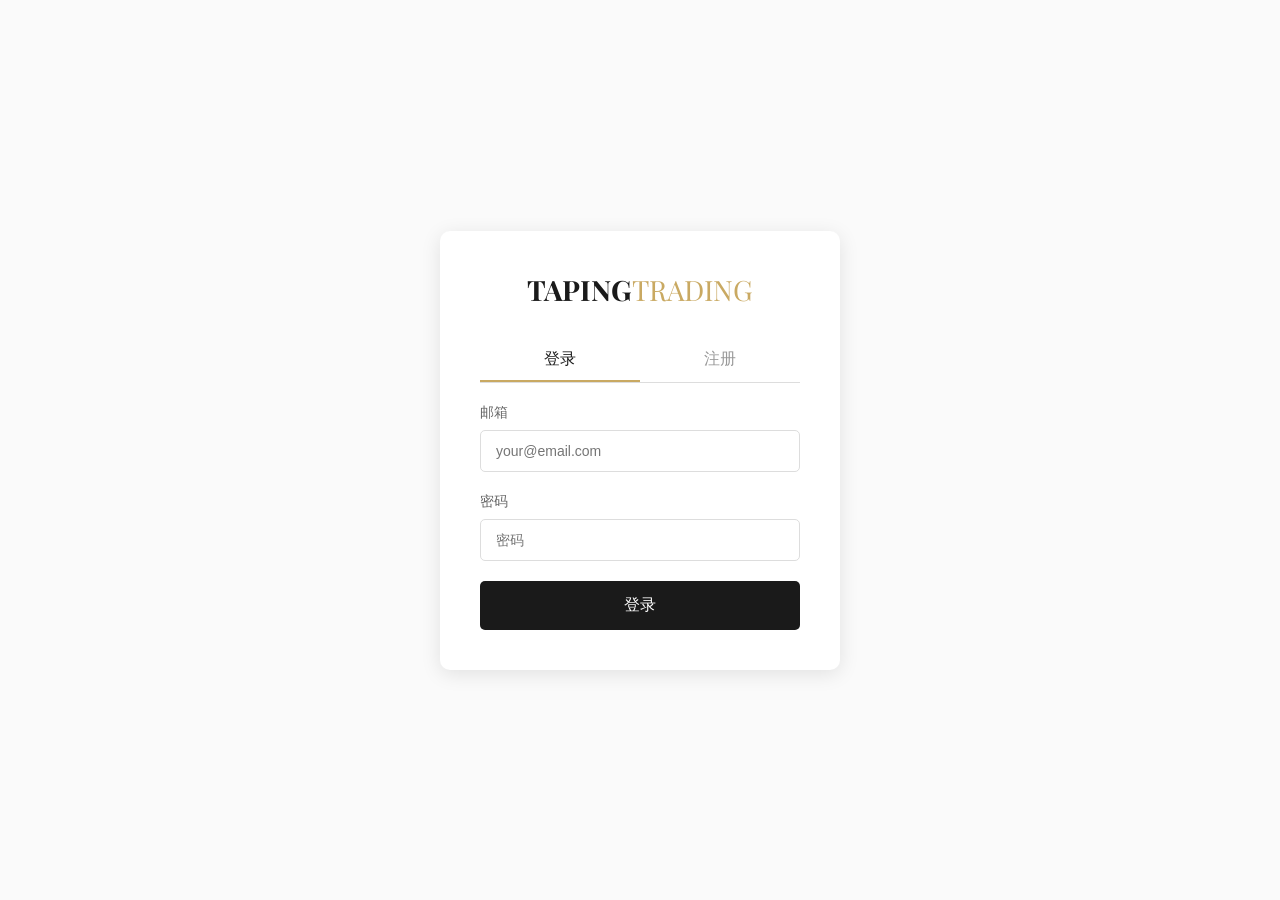
<file: login.html>
<!DOCTYPE html>
<html lang="zh">
<head>
  <meta charset="UTF-8">
  <meta name="viewport" content="width=device-width, initial-scale=1.0">
  <title>登录 - TapingTrading</title>
  <link href="https://fonts.googleapis.com/css2?family=Playfair+Display:wght@400;600&family=Lato:wght@300;400;700&display=swap" rel="stylesheet">
  <style>
    * { margin: 0; padding: 0; box-sizing: border-box; }
    body { font-family: 'Lato', sans-serif; background: #FAFAFA; min-height: 100vh; display: flex; align-items: center; justify-content: center; }
    
    .login-container { background: white; padding: 40px; border-radius: 10px; box-shadow: 0 4px 20px rgba(0,0,0,0.1); width: 100%; max-width: 400px; }
    .login-logo { text-align: center; margin-bottom: 30px; font-family: 'Playfair Display', serif; }
    .login-logo span:first-child { font-size: 28px; font-weight: 700; color: #1A1A1A; }
    .login-logo span:last-child { font-size: 28px; color: #C9A962; }
    
    .form-group { margin-bottom: 20px; }
    .form-group label { display: block; margin-bottom: 8px; color: #666; font-size: 14px; }
    .form-group input { width: 100%; padding: 12px 15px; border: 1px solid #ddd; border-radius: 5px; font-size: 14px; transition: border-color 0.3s; }
    .form-group input:focus { outline: none; border-color: #C9A962; }
    
    .btn { width: 100%; padding: 14px; background: #1A1A1A; color: white; border: none; border-radius: 5px; cursor: pointer; font-size: 16px; transition: background 0.3s; }
    .btn:hover { background: #333; }
    .btn.secondary { background: transparent; color: #1A1A1A; border: 1px solid #1A1A1A; margin-top: 10px; }
    .btn.secondary:hover { background: #f5f5f5; }
    
    .error { color: #e74c3c; font-size: 13px; margin-top: 10px; display: none; }
    .success { color: #27ae60; font-size: 13px; margin-top: 10px; display: none; }
    
    .tabs { display: flex; margin-bottom: 20px; border-bottom: 1px solid #ddd; }
    .tab { flex: 1; padding: 10px; text-align: center; cursor: pointer; color: #999; border-bottom: 2px solid transparent; }
    .tab.active { color: #1A1A1A; border-bottom-color: #C9A962; }
    
    .hidden { display: none; }
    .user-info { text-align: center; margin-bottom: 20px; padding: 15px; background: #f9f9f9; border-radius: 5px; }
    .user-info .email { color: #1A1A1A; font-weight: 600; }
    .user-info .role { color: #C9A962; font-size: 12px; margin-top: 5px; }
  </style>
</head>
<body>
  <div class="login-container">
    <div class="login-logo">
      <span>TAPING</span><span>TRADING</span>
    </div>
    
    <!-- 登录表单 -->
    <div id="login-form">
      <div class="tabs">
        <div class="tab active" onclick="showTab('login')">登录</div>
        <div class="tab" onclick="showTab('register')">注册</div>
      </div>
      
      <!-- 登录 -->
      <div id="tab-login">
        <div class="form-group">
          <label>邮箱</label>
          <input type="email" id="login-email" placeholder="your@email.com">
        </div>
        <div class="form-group">
          <label>密码</label>
          <input type="password" id="login-password" placeholder="密码">
        </div>
        <button class="btn" onclick="doLogin()">登录</button>
        <p class="error" id="login-error"></p>
      </div>
      
      <!-- 注册 -->
      <div id="tab-register" class="hidden">
        <div class="form-group">
          <label>名字</label>
          <input type="text" id="reg-name" placeholder="您的名字">
        </div>
        <div class="form-group">
          <label>邮箱</label>
          <input type="email" id="reg-email" placeholder="your@email.com">
        </div>
        <div class="form-group">
          <label>密码</label>
          <input type="password" id="reg-password" placeholder="密码 (至少6位)">
        </div>
        <button class="btn" onclick="doRegister()">注册</button>
        <p class="success" id="reg-success"></p>
        <p class="error" id="reg-error"></p>
      </div>
    </div>
    
    <!-- 登录后显示 -->
    <div id="user-panel" class="hidden">
      <div class="user-info">
        <div class="email" id="user-email"></div>
        <div class="role" id="user-role"></div>
      </div>
      <button class="btn" onclick="doLogout()">退出登录</button>
    </div>
  </div>

  <script type="module" src="firebase-integration.js"></script>
  <script>
    let currentUser = null;
    let userRole = 'customer';

    function showTab(tab) {
      document.querySelectorAll('.tab').forEach(t => t.classList.remove('active'));
      if (tab === 'login') {
        document.querySelector('.tab:first-child').classList.add('active');
        document.getElementById('tab-login').classList.remove('hidden');
        document.getElementById('tab-register').classList.add('hidden');
      } else {
        document.querySelector('.tab:last-child').classList.add('active');
        document.getElementById('tab-login').classList.add('hidden');
        document.getElementById('tab-register').classList.remove('hidden');
      }
    }

    async function doLogin() {
      const email = document.getElementById('login-email').value;
      const password = document.getElementById('login-password').value;
      const errorEl = document.getElementById('login-error');
      
      if (!email || !password) {
        errorEl.textContent = '请填写邮箱和密码';
        errorEl.style.display = 'block';
        return;
      }
      
      const result = await window.login(email, password);
      if (result.success) {
        currentUser = result.user;
        document.getElementById('login-error').style.display = 'none';
        checkLoginStatus();
      } else {
        errorEl.textContent = result.error;
        errorEl.style.display = 'block';
      }
    }

    async function doRegister() {
      const name = document.getElementById('reg-name').value;
      const email = document.getElementById('reg-email').value;
      const password = document.getElementById('reg-password').value;
      const errorEl = document.getElementById('reg-error');
      const successEl = document.getElementById('reg-success');
      
      if (!name || !email || !password) {
        errorEl.textContent = '请填写所有信息';
        errorEl.style.display = 'block';
        return;
      }
      
      if (password.length < 6) {
        errorEl.textContent = '密码至少6位';
        errorEl.style.display = 'block';
        return;
      }
      
      const result = await window.register(email, password, name);
      if (result.success) {
        successEl.textContent = '注册成功，请登录！';
        successEl.style.display = 'block';
        setTimeout(() => showTab('login'), 1500);
      } else {
        errorEl.textContent = result.error;
        errorEl.style.display = 'block';
      }
    }

    async function doLogout() {
      await window.logout();
      currentUser = null;
      userRole = 'customer';
      document.getElementById('login-form').classList.remove('hidden');
      document.getElementById('user-panel').classList.add('hidden');
    }

    // 检查登录状态（需要根据你的Firebase配置实现）
    function checkLoginStatus() {
      // 这里应该调用 Firebase 检查用户状态
      // 简化版���：
      if (currentUser) {
        document.getElementById('login-form').classList.add('hidden');
        document.getElementById('user-panel').classList.remove('hidden');
        document.getElementById('user-email').textContent = currentUser.email || document.getElementById('login-email').value;
        
        // 检查是否是管理员（邮箱判断）
        const email = (currentUser.email || document.getElementById('login-email').value).toLowerCase();
        if (email === 'admin@tapingtrading.com' || email === 'admin@tapingtrading.com') {
          userRole = 'admin';
          document.getElementById('user-role').textContent = '👑 管理员';
        } else {
          userRole = 'customer';
          document.getElementById('user-role').textContent = '👤 客户';
        }
      }
    }
  </script>
</body>
</html>
</file>
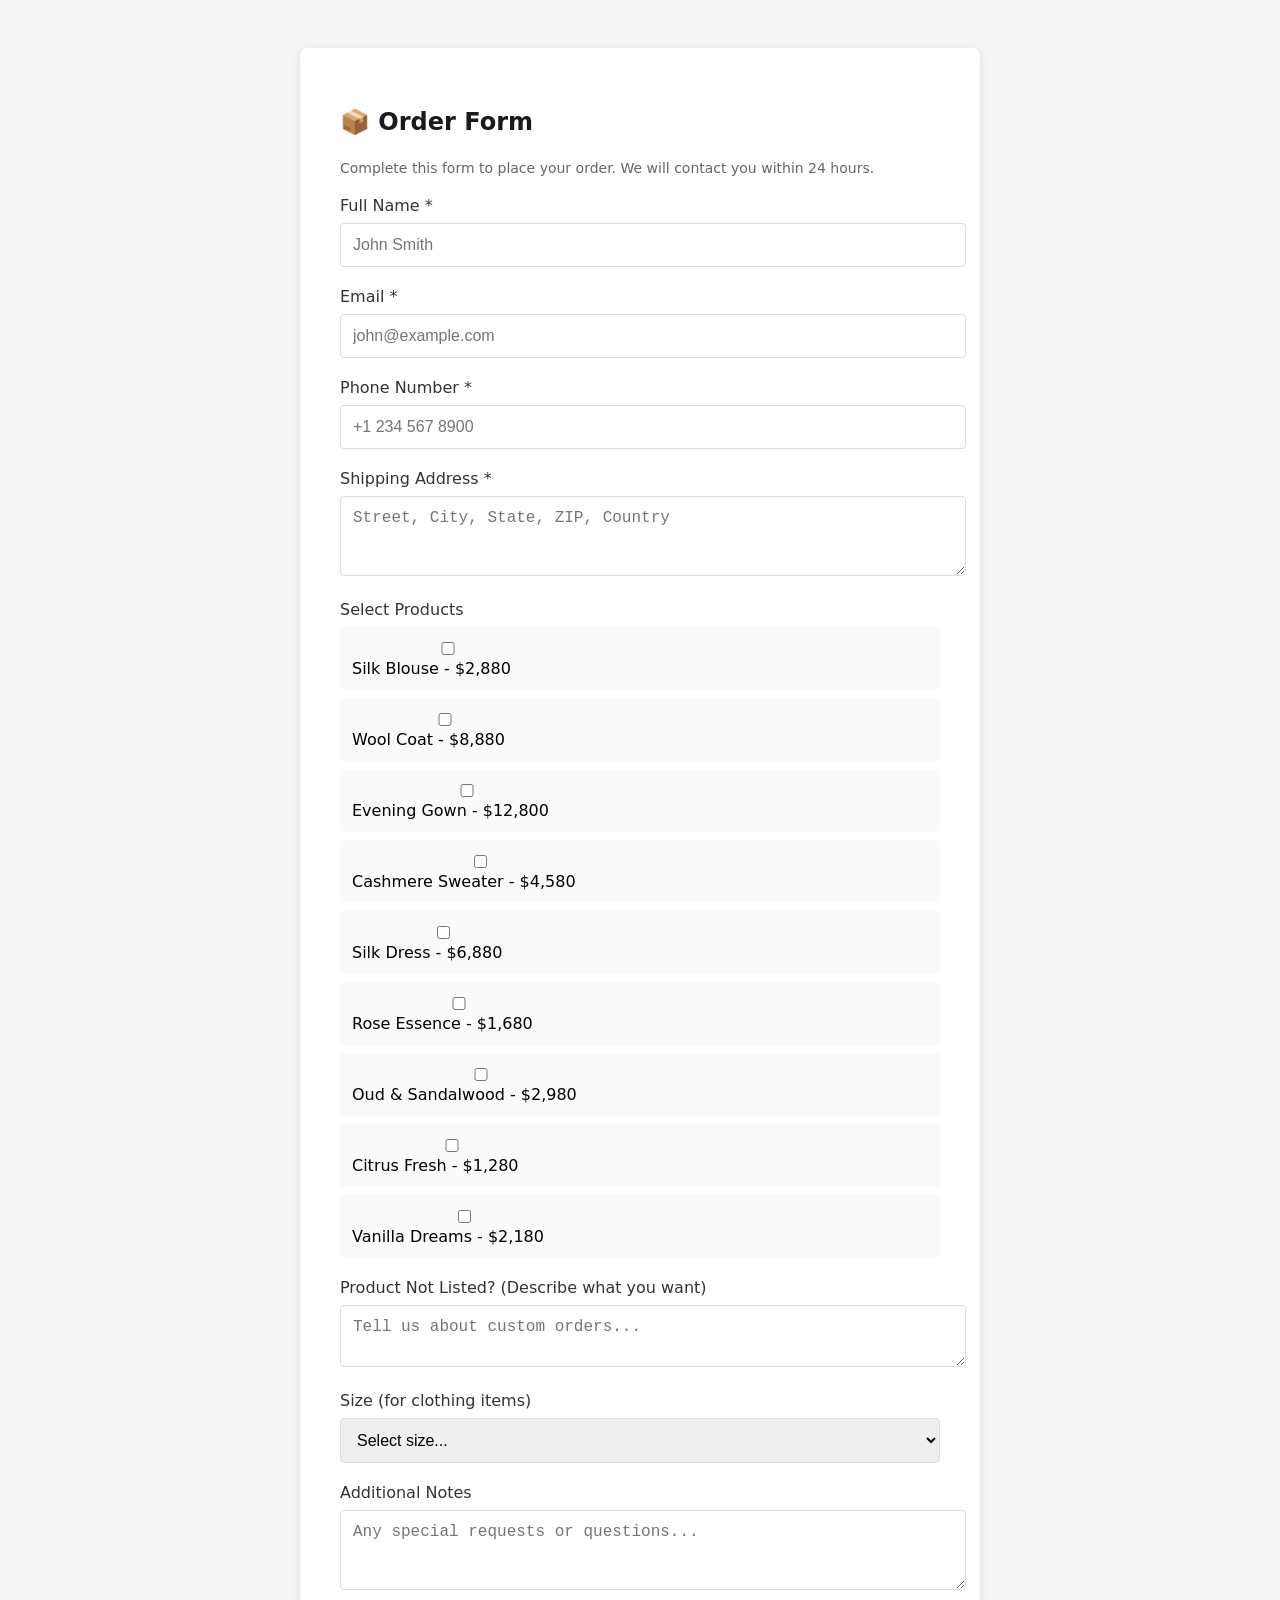
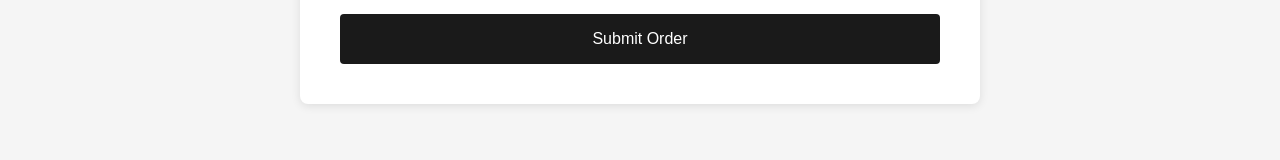
<file: order-form.html>
<!DOCTYPE html>
<html lang="en">
<head>
    <meta charset="UTF-8">
    <title>Order Form - TapingTrading</title>
    <style>
        body { font-family: system-ui, sans-serif; background: #f5f5f5; padding: 40px; }
        .order-form { max-width: 600px; margin: 0 auto; background: white; padding: 40px; border-radius: 8px; box-shadow: 0 2px 10px rgba(0,0,0,0.1); }
        h2 { color: #1A1A1A; margin-bottom: 24px; }
        .form-group { margin-bottom: 20px; }
        label { display: block; margin-bottom: 8px; font-weight: 500; color: #333; }
        input, textarea, select { width: 100%; padding: 12px; border: 1px solid #ddd; border-radius: 4px; font-size: 16px; }
        input:focus, textarea:focus, select:focus { outline: none; border-color: #C9A962; }
        .product-item { display: flex; justify-content: space-between; padding: 12px; background: #fafafa; margin-bottom: 8px; border-radius: 4px; }
        .product-name { font-weight: 500; }
        .product-price { color: #C9A962; }
        .submit-btn { width: 100%; padding: 16px; background: #1A1A1A; color: white; border: none; border-radius: 4px; font-size: 16px; cursor: pointer; }
        .submit-btn:hover { background: #333; }
        .note { font-size: 14px; color: #666; margin-bottom: 20px; }
        .cart-summary { background: #f5f5f0; padding: 16px; border-radius: 4px; margin-bottom: 20px; }
    </style>
</head>
<body>
    <div class="order-form">
        <h2>📦 Order Form</h2>
        <p class="note">Complete this form to place your order. We will contact you within 24 hours.</p>
        
        <form id="orderForm" action="https://formspree.io/f/xdaypyvl" method="POST">
            <!-- Customer Info -->
            <div class="form-group">
                <label>Full Name *</label>
                <input type="text" name="name" required placeholder="John Smith">
            </div>
            
            <div class="form-group">
                <label>Email *</label>
                <input type="email" name="email" required placeholder="john@example.com">
            </div>
            
            <div class="form-group">
                <label>Phone Number *</label>
                <input type="tel" name="phone" required placeholder="+1 234 567 8900">
            </div>
            
            <div class="form-group">
                <label>Shipping Address *</label>
                <textarea name="address" rows="3" required placeholder="Street, City, State, ZIP, Country"></textarea>
            </div>
            
            <!-- Product Selection -->
            <div class="form-group">
                <label>Select Products</label>
                <div class="product-item">
                    <span><input type="checkbox" name="products" value="Silk Blouse - $2,880"> Silk Blouse - $2,880</span>
                </div>
                <div class="product-item">
                    <span><input type="checkbox" name="products" value="Wool Coat - $8,880"> Wool Coat - $8,880</span>
                </div>
                <div class="product-item">
                    <span><input type="checkbox" name="products" value="Evening Gown - $12,800"> Evening Gown - $12,800</span>
                </div>
                <div class="product-item">
                    <span><input type="checkbox" name="products" value="Cashmere Sweater - $4,580"> Cashmere Sweater - $4,580</span>
                </div>
                <div class="product-item">
                    <span><input type="checkbox" name="products" value="Silk Dress - $6,880"> Silk Dress - $6,880</span>
                </div>
                <div class="product-item">
                    <span><input type="checkbox" name="products" value="Rose Essence - $1,680"> Rose Essence - $1,680</span>
                </div>
                <div class="product-item">
                    <span><input type="checkbox" name="products" value="Oud & Sandalwood - $2,980"> Oud & Sandalwood - $2,980</span>
                </div>
                <div class="product-item">
                    <span><input type="checkbox" name="products" value="Citrus Fresh - $1,280"> Citrus Fresh - $1,280</span>
                </div>
                <div class="product-item">
                    <span><input type="checkbox" name="products" value="Vanilla Dreams - $2,180"> Vanilla Dreams - $2,180</span>
                </div>
            </div>
            
            <div class="form-group">
                <label>Product Not Listed? (Describe what you want)</label>
                <textarea name="custom_product" rows="2" placeholder="Tell us about custom orders..."></textarea>
            </div>
            
            <div class="form-group">
                <label>Size (for clothing items)</label>
                <select name="size">
                    <option value="">Select size...</option>
                    <option value="XS">XS</option>
                    <option value="S">S</option>
                    <option value="M">M</option>
                    <option value="L">L</option>
                    <option value="XL">XL</option>
                </select>
            </div>
            
            <div class="form-group">
                <label>Additional Notes</label>
                <textarea name="notes" rows="3" placeholder="Any special requests or questions..."></textarea>
            </div>
            
            <input type="hidden" name="_subject" value="New Order from TapingTrading">
            <input type="hidden" name="_next" value="https://www.tapingtrading.com/thank-you.html">
            
            <button type="submit" class="submit-btn">Submit Order</button>
        </form>
    </div>
</body>
</html>
</file>
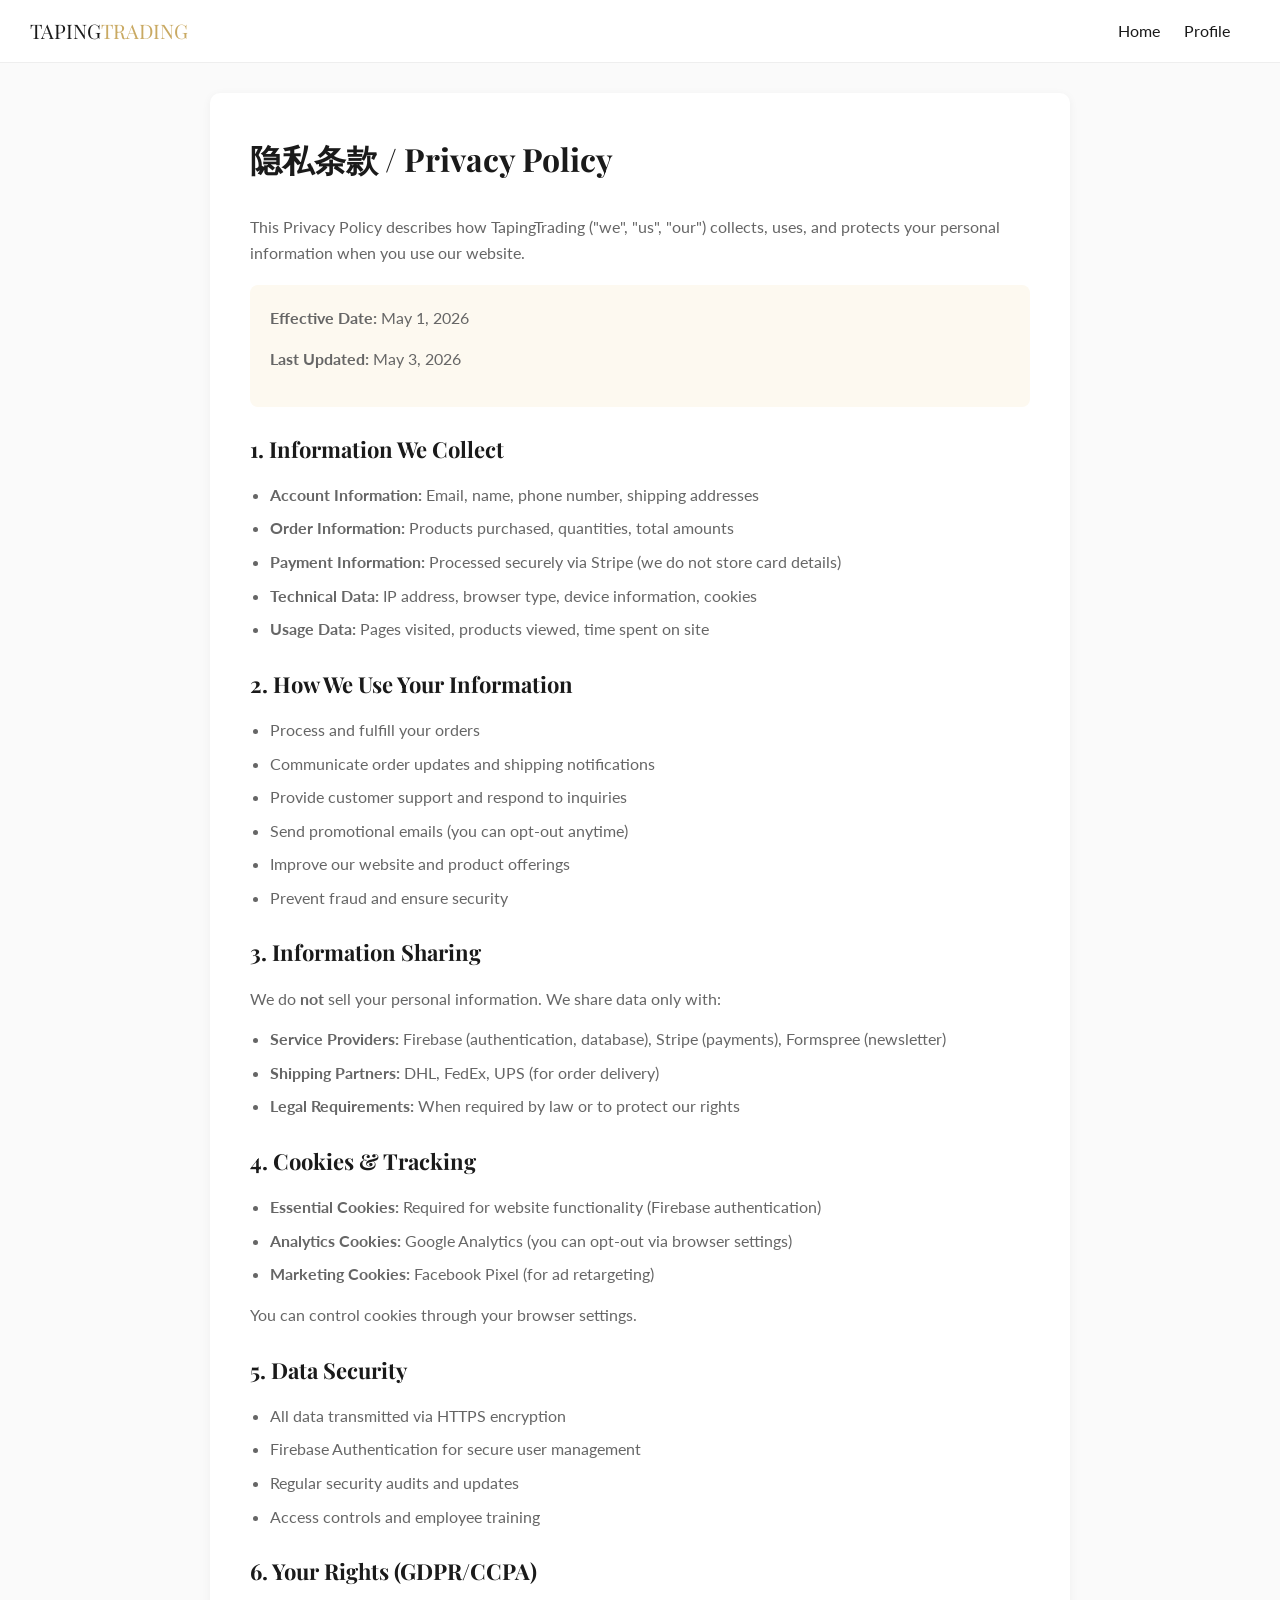
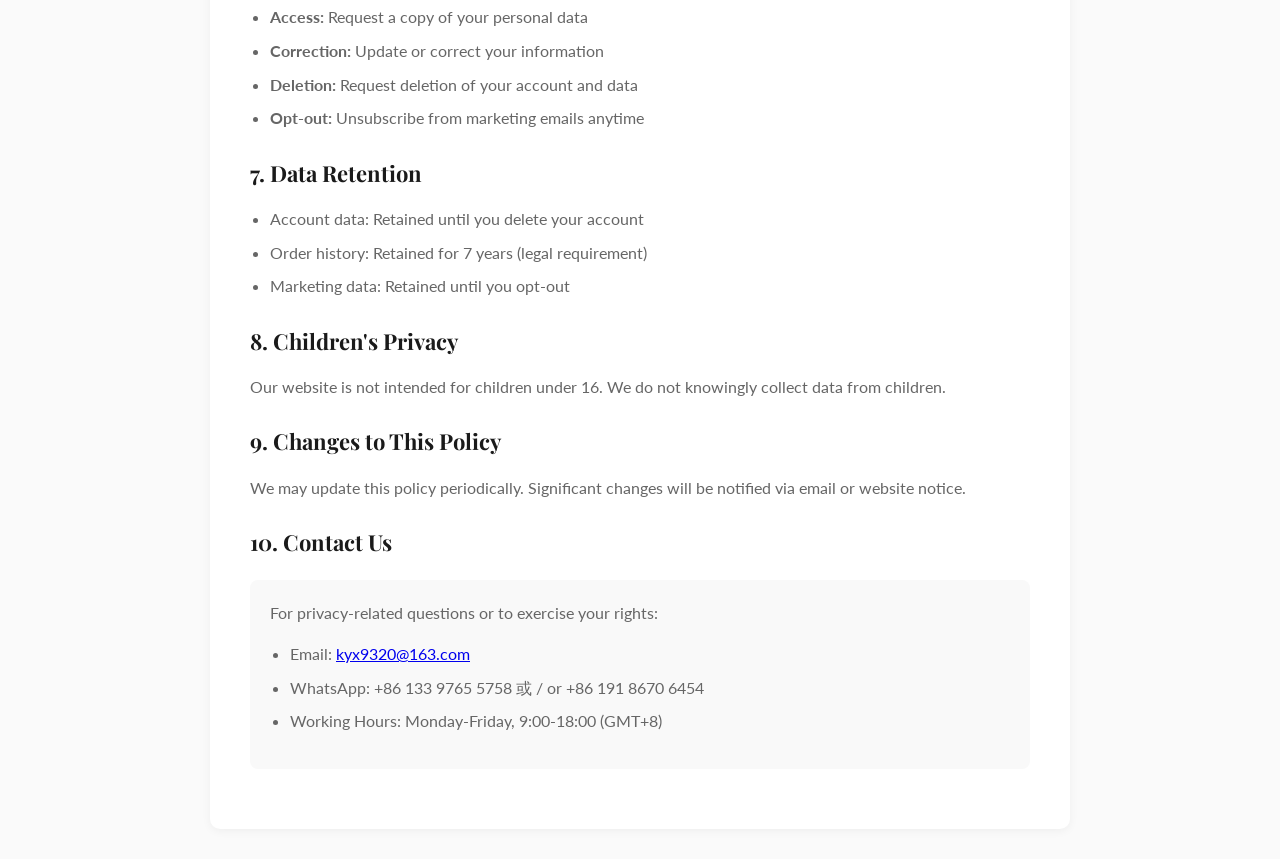
<file: privacy.html>
<!DOCTYPE html>
<html lang="en">
<head>
    <meta charset="UTF-8">
    <meta name="viewport" content="width=device-width, initial-scale=1.0">
    <title>隐私条款 - TapingTrading</title>
    <link rel="preconnect" href="https://fonts.googleapis.com">
    <link rel="preconnect" href="https://fonts.gstatic.com" crossorigin>
    <link href="https://fonts.googleapis.com/css2?family=Playfair+Display:wght@400;600&family=Lato:wght@300;400;700&display=swap" rel="stylesheet">
    <style>
        * { margin: 0; padding: 0; box-sizing: border-box; }
        body { font-family: 'Lato', sans-serif; background: #FAFAFA; color: #2D2D2D; line-height: 1.6; }
        
        .header { background: white; padding: 15px 30px; display: flex; justify-content: space-between; align-items: center; border-bottom: 1px solid #eee; }
        .header a { color: #1A1A1A; text-decoration: none; margin-right: 20px; }
        .header a:hover { color: #C9A962; }
        .logo { font-family: 'Playfair Display', serif; font-size: 20px; }
        .logo span:last-child { color: #C9A962; }
        
        .container { max-width: 900px; margin: 30px auto; padding: 0 20px; }
        .content { background: white; padding: 40px; border-radius: 10px; box-shadow: 0 2px 10px rgba(0,0,0,0.05); }
        h1 { font-family: 'Playfair Display', serif; margin-bottom: 30px; color: #1A1A1A; }
        h2 { font-family: 'Playfair Display', serif; margin: 25px 0 15px; color: #1A1A1A; font-size: 22px; }
        p { margin-bottom: 15px; color: #666; }
        ul { margin-bottom: 15px; padding-left: 20px; color: #666; }
        li { margin-bottom: 8px; }
        .highlight { background: #FDF9F0; padding: 20px; border-radius: 8px; margin: 20px 0; }
        .contact-box { background: #F9F9F9; padding: 20px; border-radius: 8px; margin: 20px 0; }
        
        @media (max-width: 768px) {
            .content { padding: 25px; }
        }
    </style>
</head>
<body>
    <header class="header">
        <a href="index.html" class="logo">TAPING<span>TRADING</span></a>
        <div>
            <a href="index.html">Home</a>
            <a href="profile.html">Profile</a>
        </div>
    </header>
    
    <div class="container">
        <div class="content">
            <h1>隐私条款 / Privacy Policy</h1>
            
            <p>This Privacy Policy describes how TapingTrading ("we", "us", "our") collects, uses, and protects your personal information when you use our website.</p>
            
            <div class="highlight">
                <p><strong>Effective Date:</strong> May 1, 2026</p>
                <p><strong>Last Updated:</strong> May 3, 2026</p>
            </div>
            
            <h2>1. Information We Collect</h2>
            <ul>
                <li><strong>Account Information:</strong> Email, name, phone number, shipping addresses</li>
                <li><strong>Order Information:</strong> Products purchased, quantities, total amounts</li>
                <li><strong>Payment Information:</strong> Processed securely via Stripe (we do not store card details)</li>
                <li><strong>Technical Data:</strong> IP address, browser type, device information, cookies</li>
                <li><strong>Usage Data:</strong> Pages visited, products viewed, time spent on site</li>
            </ul>
            
            <h2>2. How We Use Your Information</h2>
            <ul>
                <li>Process and fulfill your orders</li>
                <li>Communicate order updates and shipping notifications</li>
                <li>Provide customer support and respond to inquiries</li>
                <li>Send promotional emails (you can opt-out anytime)</li>
                <li>Improve our website and product offerings</li>
                <li>Prevent fraud and ensure security</li>
            </ul>
            
            <h2>3. Information Sharing</h2>
            <p>We do <strong>not</strong> sell your personal information. We share data only with:</p>
            <ul>
                <li><strong>Service Providers:</strong> Firebase (authentication, database), Stripe (payments), Formspree (newsletter)</li>
                <li><strong>Shipping Partners:</strong> DHL, FedEx, UPS (for order delivery)</li>
                <li><strong>Legal Requirements:</strong> When required by law or to protect our rights</li>
            </ul>
            
            <h2>4. Cookies & Tracking</h2>
            <ul>
                <li><strong>Essential Cookies:</strong> Required for website functionality (Firebase authentication)</li>
                <li><strong>Analytics Cookies:</strong> Google Analytics (you can opt-out via browser settings)</li>
                <li><strong>Marketing Cookies:</strong> Facebook Pixel (for ad retargeting)</li>
            </ul>
            <p>You can control cookies through your browser settings.</p>
            
            <h2>5. Data Security</h2>
            <ul>
                <li>All data transmitted via HTTPS encryption</li>
                <li>Firebase Authentication for secure user management</li>
                <li>Regular security audits and updates</li>
                <li>Access controls and employee training</li>
            </ul>
            
            <h2>6. Your Rights (GDPR/CCPA)</h2>
            <ul>
                <li><strong>Access:</strong> Request a copy of your personal data</li>
                <li><strong>Correction:</strong> Update or correct your information</li>
                <li><strong>Deletion:</strong> Request deletion of your account and data</li>
                <li><strong>Opt-out:</strong> Unsubscribe from marketing emails anytime</li>
            </ul>
            
            <h2>7. Data Retention</h2>
            <ul>
                <li>Account data: Retained until you delete your account</li>
                <li>Order history: Retained for 7 years (legal requirement)</li>
                <li>Marketing data: Retained until you opt-out</li>
            </ul>
            
            <h2>8. Children's Privacy</h2>
            <p>Our website is not intended for children under 16. We do not knowingly collect data from children.</p>
            
            <h2>9. Changes to This Policy</h2>
            <p>We may update this policy periodically. Significant changes will be notified via email or website notice.</p>
            
            <h2>10. Contact Us</h2>
            <div class="contact-box">
                <p>For privacy-related questions or to exercise your rights:</p>
                <ul>
                    <li>Email: <a href="mailto:kyx9320@163.com">kyx9320@163.com</a></li>
                    <li>WhatsApp: +86 133 9765 5758 或 / or +86 191 8670 6454</li>
                    <li>Working Hours: Monday-Friday, 9:00-18:00 (GMT+8)</li>
                </ul>
            </div>
        </div>
    </div>
</body>
</html>
</file>
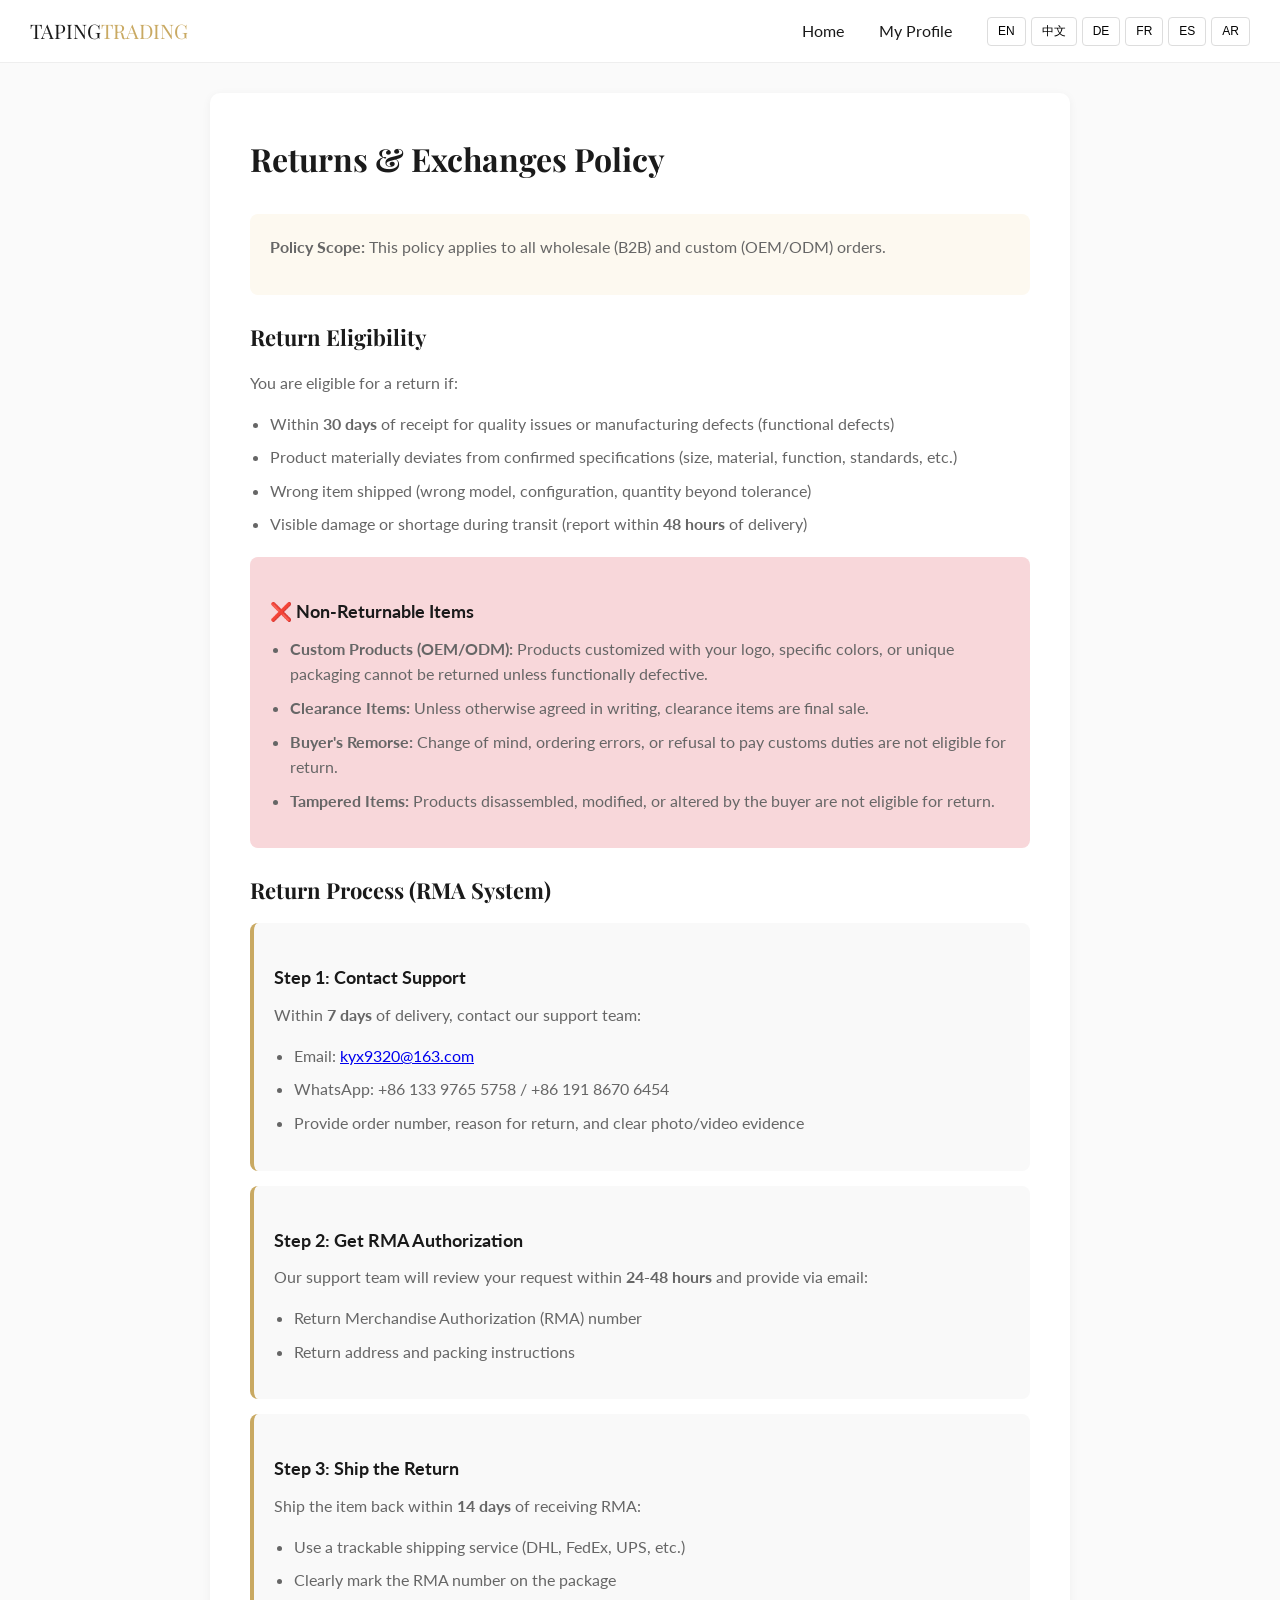
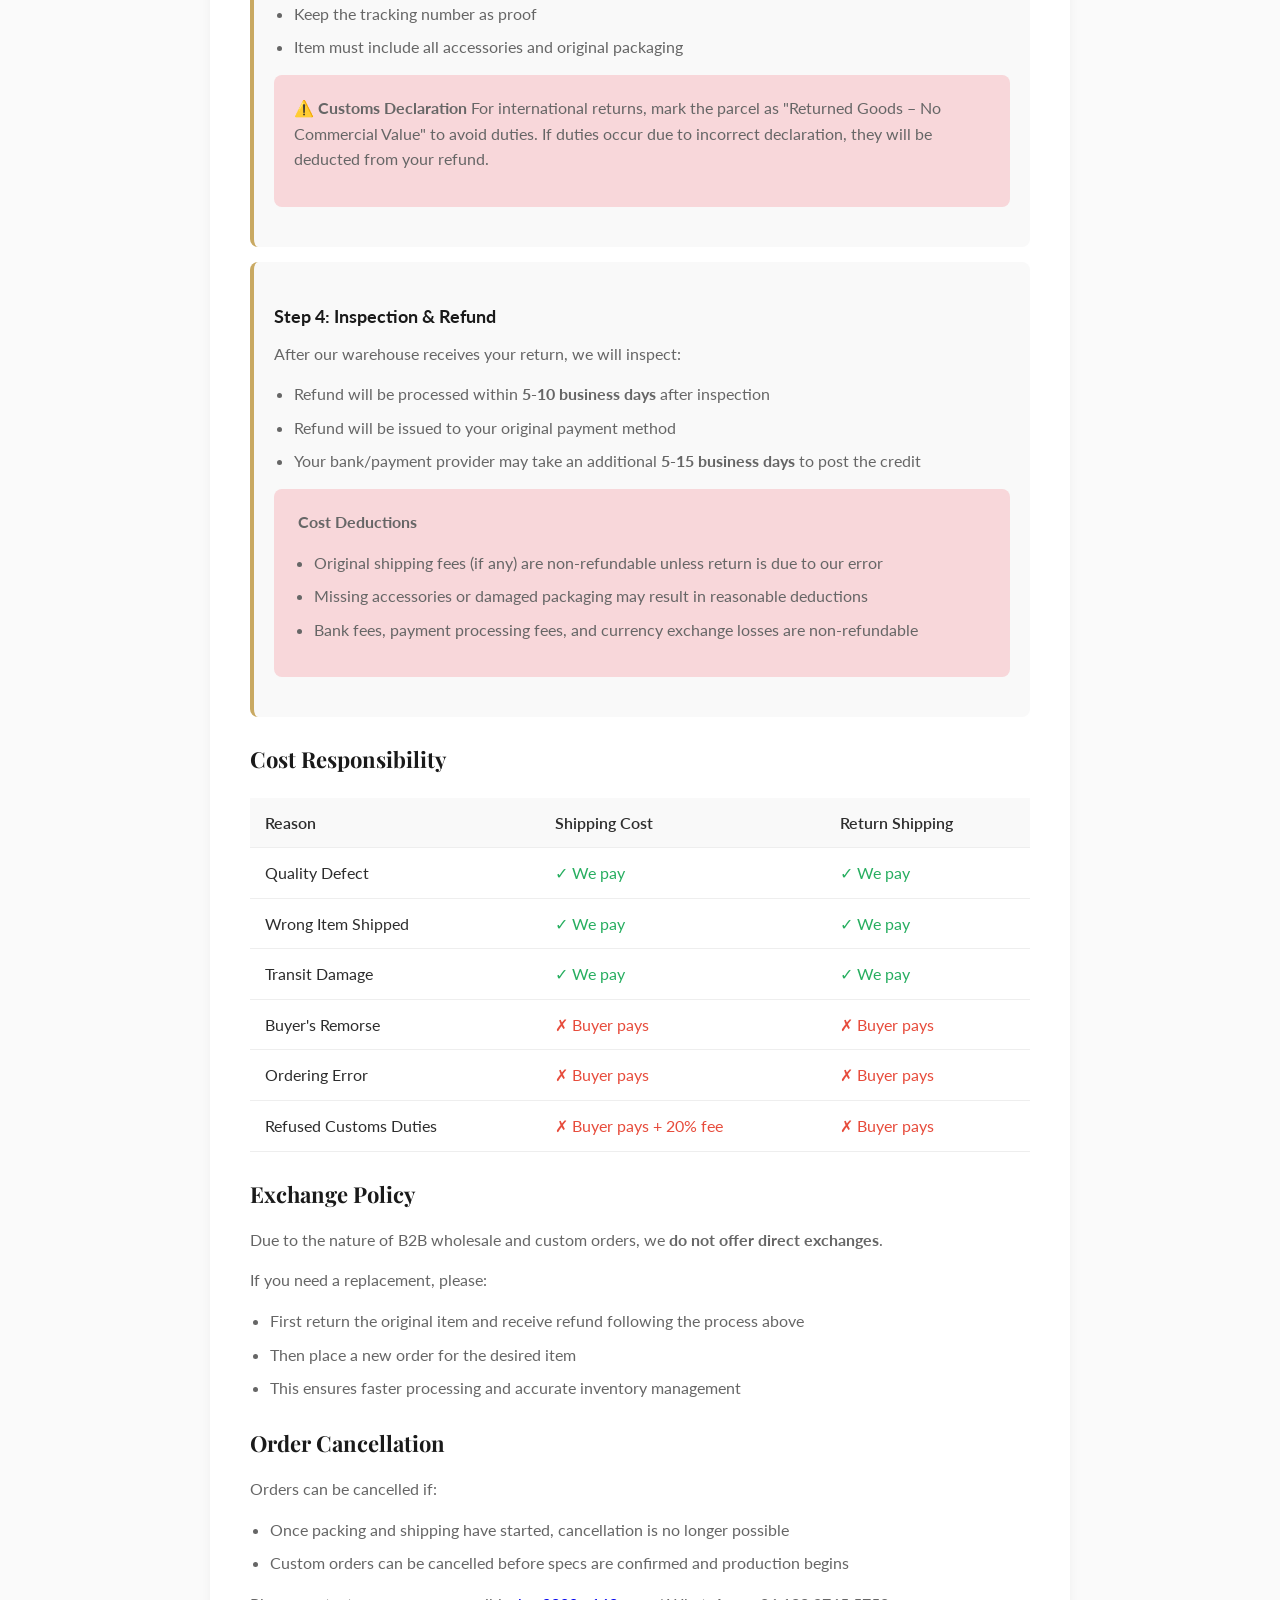
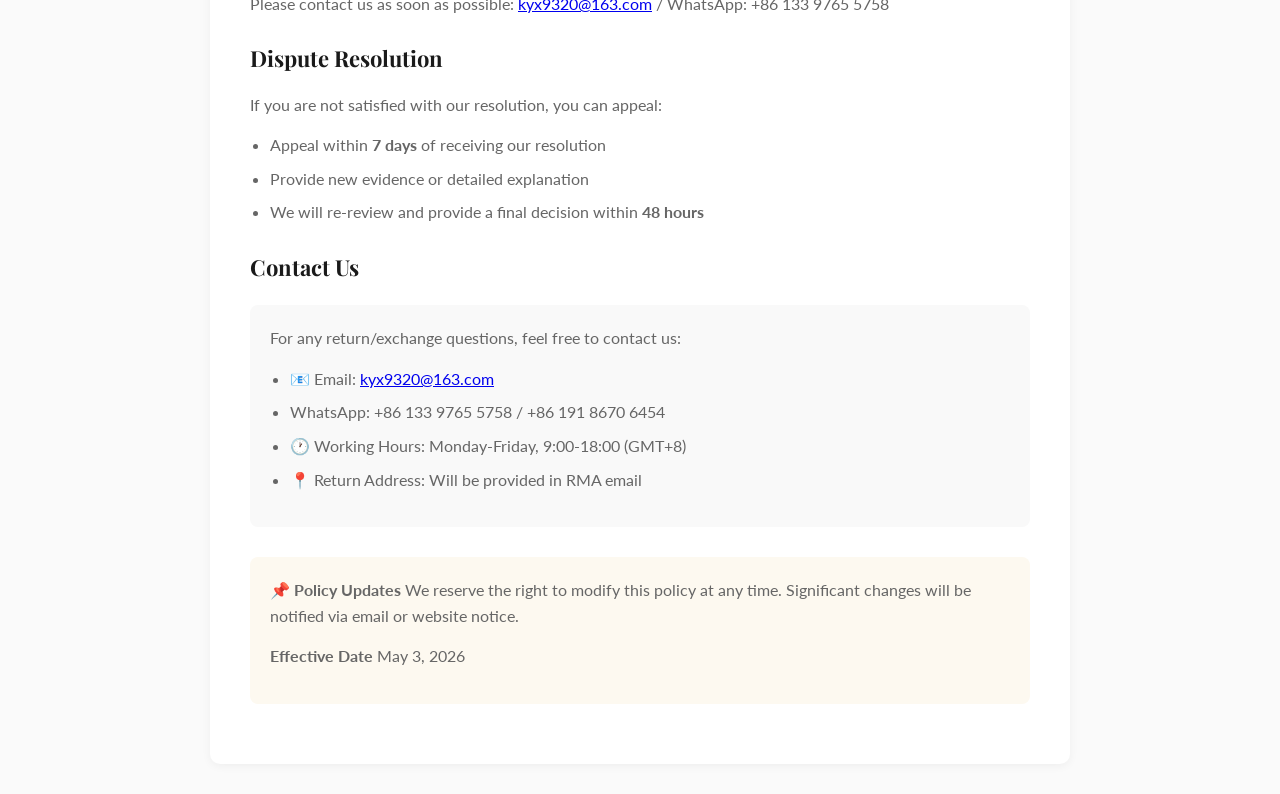
<file: returns.html>
<!DOCTYPE html>
<html lang="en">
<head>
    <meta charset="UTF-8">
    <meta name="viewport" content="width=device-width, initial-scale=1.0">
    <title data-i18n="returns.title">Returns & Exchanges Policy - TapingTrading</title>
    <link rel="preconnect" href="https://fonts.googleapis.com">
    <link rel="preconnect" href="https://fonts.gstatic.com" crossorigin>
    <link href="https://fonts.googleapis.com/css2?family=Playfair+Display:wght@400;500;600;700&family=Lato:wght@300;400;500;700&display=swap" rel="stylesheet">
    <style>
        * { margin: 0; padding: 0; box-sizing: border-box; }
        body { font-family: 'Lato', sans-serif; background: #FAFAFA; color: #2D2D2D; line-height: 1.6; }
        
        .header { background: white; padding: 15px 30px; display: flex; justify-content: space-between; align-items: center; border-bottom: 1px solid #eee; }
        .header a { color: #1A1A1A; text-decoration: none; margin-right: 20px; }
        .header a:hover { color: #C9A962; }
        .logo { font-family: 'Playfair Display', serif; font-size: 20px; }
        .logo span:last-child { color: #C9A962; }
        
        .lang-selector { display: flex; gap: 5px; }
        .lang-btn { padding: 5px 10px; border: 1px solid #ddd; background: white; cursor: pointer; border-radius: 4px; font-size: 12px; }
        .lang-btn:hover, .lang-btn.active { background: #C9A962; color: white; border-color: #C9A962; }
        
        .container { max-width: 900px; margin: 30px auto; padding: 0 20px; }
        .content { background: white; padding: 40px; border-radius: 10px; box-shadow: 0 2px 10px rgba(0,0,0,0.05); }
        h1 { font-family: 'Playfair Display', serif; margin-bottom: 30px; color: #1A1A1A; }
        h2 { font-family: 'Playfair Display', serif; margin: 25px 0 15px; color: #1A1A1A; font-size: 22px; }
        h3 { font-family: 'Lato', sans-serif; margin: 20px 0 10px; color: #1A1A1A; font-size: 18px; }
        p { margin-bottom: 15px; color: #666; }
        ul { margin-bottom: 15px; padding-left: 20px; color: #666; }
        li { margin-bottom: 8px; }
        .highlight { background: #FDF9F0; padding: 20px; border-radius: 8px; margin: 20px 0; }
        .warning { background: #F8D7DA; padding: 20px; border-radius: 8px; margin: 20px 0; }
        .step { background: #F9F9F9; padding: 20px; border-radius: 8px; margin: 15px 0; border-left: 4px solid #C9A962; }
        .contact-box { background: #F9F9F9; padding: 20px; border-radius: 8px; margin: 20px 0; }
        .table { width: 100%; border-collapse: collapse; margin: 20px 0; }
        .table th, .table td { padding: 12px 15px; text-align: left; border-bottom: 1px solid #eee; }
        .table th { background: #F9F9F9; font-weight: 600; }
        
        @media (max-width: 768px) {
            .content { padding: 25px; }
            .header { padding: 15px 20px; flex-wrap: wrap; gap: 10px; }
        }
    </style>
</head>
<body>
    <header class="header">
        <a href="index.html" class="logo">TAPING<span>TRADING</span></a>
        <div style="display: flex; align-items: center; gap: 15px;">
            <a href="index.html" data-i18n="nav.home">Home</a>
            <a href="profile.html" data-i18n="nav.profile">Profile</a>
            <div class="lang-selector">
                <button class="lang-btn" onclick="setLang('en')">EN</button>
                <button class="lang-btn" onclick="setLang('zh')">中文</button>
                <button class="lang-btn" onclick="setLang('de')">DE</button>
                <button class="lang-btn" onclick="setLang('fr')">FR</button>
                <button class="lang-btn" onclick="setLang('es')">ES</button>
                <button class="lang-btn" onclick="setLang('ar')">AR</button>
            </div>
        </div>
    </header>
    
    <div class="container">
        <div class="content">
            <h1 data-i18n="returns.title">Returns & Exchanges Policy</h1>
            
            <div class="highlight">
                <p><strong data-i18n="returns.scopeLabel">Policy Scope:</strong> <span data-i18n="returns.scope">This policy applies to all wholesale (B2B) and custom (OEM/ODM) orders.</span></p>
            </div>
            
            <h2 data-i18n="returns.eligibilityTitle">Return Eligibility</h2>
            <p data-i18n="returns.eligibilityDesc">You are eligible for a return if:</p>
            <ul>
                <li data-i18n="returns.eligibility1">Within <strong>30 days</strong> of receipt for quality issues or manufacturing defects (functional defects)</li>
                <li data-i18n="returns.eligibility2">Product materially deviates from confirmed specifications (size, material, function, standards, etc.)</li>
                <li data-i18n="returns.eligibility3">Wrong item shipped (wrong model, configuration, quantity beyond tolerance)</li>
                <li data-i18n="returns.eligibility4">Visible damage or shortage during transit (report within <strong>48 hours</strong> of delivery)</li>
            </ul>
            
            <div class="warning">
                <h3 data-i18n="returns.nonReturnableTitle">❌ Non-Returnable Items</h3>
                <ul>
                    <li data-i18n="returns.nonReturnable1"><strong>Custom Products (OEM/ODM):</strong> Products customized with your logo, specific colors, or unique packaging cannot be returned unless functionally defective.</li>
                    <li data-i18n="returns.nonReturnable2"><strong>Clearance Items:</strong> Unless otherwise agreed in writing, clearance items are final sale.</li>
                    <li data-i18n="returns.nonReturnable3"><strong>Buyer's Remorse:</strong> Change of mind, ordering errors, or refusal to pay customs duties are not eligible for return.</li>
                    <li data-i18n="returns.nonReturnable4"><strong>Tampered Items:</strong> Products disassembled, modified, or altered by the buyer are not eligible for return.</li>
                </ul>
            </div>
            
            <h2 data-i18n="returns.processTitle">Return Process (RMA System)</h2>
            
            <div class="step">
                <h3 data-i18n="returns.step1Title">Step 1: Contact Support</h3>
                <p data-i18n="returns.step1Desc">Within <strong>7 days</strong> of delivery, contact our support team:</p>
                <ul>
                    <li><span data-i18n="returns.step1Email">Email</span>: <a href="mailto:kyx9320@163.com">kyx9320@163.com</a></li>
                    <li><span data-i18n="returns.step1Whatsapp">WhatsApp</span>: +86 133 9765 5758 / +86 191 8670 6454</li>
                    <li data-i18n="returns.step1Evidence">Provide order number, reason for return, and clear photo/video evidence</li>
                </ul>
            </div>
            
            <div class="step">
                <h3 data-i18n="returns.step2Title">Step 2: Get RMA Authorization</h3>
                <p data-i18n="returns.step2Desc">Our support team will review your request within <strong>24-48 hours</strong> and provide via email:</p>
                <ul>
                    <li data-i18n="returns.step2Rma">Return Merchandise Authorization (RMA) number</li>
                    <li data-i18n="returns.step2Address">Return address and packing instructions</li>
                </ul>
            </div>
            
            <div class="step">
                <h3 data-i18n="returns.step3Title">Step 3: Ship the Return</h3>
                <p data-i18n="returns.step3Desc">Ship the item back within <strong>14 days</strong> of receiving RMA:</p>
                <ul>
                    <li data-i18n="returns.step3Trackable">Use a trackable shipping service (DHL, FedEx, UPS, etc.)</li>
                    <li data-i18n="returns.step3Mark">Clearly mark the RMA number on the package</li>
                    <li data-i18n="returns.step3Keep">Keep the tracking number as proof</li>
                    <li data-i18n="returns.step3Include">Item must include all accessories and original packaging</li>
                </ul>
                <div class="warning" style="margin-top: 15px;">
                    <p><strong data-i18n="returns.customsTitle">⚠️ Customs Declaration:</strong> <span data-i18n="returns.customsDesc">For international returns, mark the parcel as "Returned Goods – No Commercial Value" to avoid duties. If duties occur due to incorrect declaration, they will be deducted from your refund.</span></p>
                </div>
            </div>
            
            <div class="step">
                <h3 data-i18n="returns.step4Title">Step 4: Inspection & Refund</h3>
                <p data-i18n="returns.step4Desc">After our warehouse receives your return, we will inspect:</p>
                <ul>
                    <li data-i18n="returns.step4Process">Refund will be processed within <strong>5-10 business days</strong> after inspection</li>
                    <li data-i18n="returns.step4Method">Refund will be issued to your original payment method</li>
                    <li data-i18n="returns.step4Bank">Your bank/payment provider may take an additional <strong>5-15 business days</strong> to post the credit</li>
                </ul>
                <div class="warning" style="margin-top: 15px;">
                    <p><strong data-i18n="returns.costDeductionsTitle">⚠️ Cost Deductions:</strong></p>
                    <ul>
                        <li data-i18n="returns.costDeductions1">Original shipping fees (if any) are non-refundable unless return is due to our error</li>
                        <li data-i18n="returns.costDeductions2">Missing accessories or damaged packaging may result in reasonable deductions</li>
                        <li data-i18n="returns.costDeductions3">Bank fees, payment processing fees, and currency exchange losses are non-refundable</li>
                    </ul>
                </div>
            </div>
            
            <h2 data-i18n="returns.costTitle">Cost Responsibility</h2>
            <table class="table">
                <tr>
                    <th data-i18n="returns.costReason">Reason</th>
                    <th data-i18n="returns.costShipping">Shipping Cost</th>
                    <th data-i18n="returns.costReturn">Return Shipping</th>
                </tr>
                <tr>
                    <td data-i18n="returns.costQuality">Quality Defect</td>
                    <td style="color: #27AE60;" data-i18n="returns.costWePay">✓ We pay</td>
                    <td style="color: #27AE60;" data-i18n="returns.costWePay">✓ We pay</td>
                </tr>
                <tr>
                    <td data-i18n="returns.costWrong">Wrong Item Shipped</td>
                    <td style="color: #27AE60;" data-i18n="returns.costWePay">✓ We pay</td>
                    <td style="color: #27AE60;" data-i18n="returns.costWePay">✓ We pay</td>
                </tr>
                <tr>
                    <td data-i18n="returns.costTransit">Transit Damage</td>
                    <td style="color: #27AE60;" data-i18n="returns.costWePay">✓ We pay</td>
                    <td style="color: #27AE60;" data-i18n="returns.costWePay">✓ We pay</td>
                </tr>
                <tr>
                    <td data-i18n="returns.costRemorse">Buyer's Remorse</td>
                    <td style="color: #E74C3C;" data-i18n="returns.costBuyerPay">✗ Buyer pays</td>
                    <td style="color: #E74C3C;" data-i18n="returns.costBuyerPay">✗ Buyer pays</td>
                </tr>
                <tr>
                    <td data-i18n="returns.costOrdering">Ordering Error</td>
                    <td style="color: #E74C3C;" data-i18n="returns.costBuyerPay">✗ Buyer pays</td>
                    <td style="color: #E74C3C;" data-i18n="returns.costBuyerPay">✗ Buyer pays</td>
                </tr>
                <tr>
                    <td data-i18n="returns.costCustoms">Refused Customs Duties</td>
                    <td style="color: #E74C3C;" data-i18n="returns.costBuyerFee">✗ Buyer pays + 20% fee</td>
                    <td style="color: #E74C3C;" data-i18n="returns.costBuyerPay">✗ Buyer pays</td>
                </tr>
            </table>
            
            <h2 data-i18n="returns.exchangeTitle">Exchange Policy</h2>
            <p data-i18n="returns.exchangeDesc">Due to the nature of B2B wholesale and custom orders, we <strong>do not offer direct exchanges</strong>.</p>
            <p data-i18n="returns.exchangeInstruction">If you need a replacement, please:</p>
            <ul>
                <li data-i18n="returns.exchange1">First return the original item and receive refund following the process above</li>
                <li data-i18n="returns.exchange2">Then place a new order for the desired item</li>
                <li data-i18n="returns.exchange3">This ensures faster processing and accurate inventory management</li>
            </ul>
            
            <h2 data-i18n="returns.cancelTitle">Order Cancellation</h2>
            <p data-i18n="returns.cancelDesc">Orders can be cancelled if:</p>
            <ul>
                <li data-i18n="returns.cancel1">Once packing and shipping have started, cancellation is no longer possible</li>
                <li data-i18n="returns.cancel2">Custom orders can be cancelled before specs are confirmed and production begins</li>
            </ul>
            <p><span data-i18n="returns.cancelContact">Please contact us as soon as possible</span>: <a href="mailto:kyx9320@163.com">kyx9320@163.com</a> / WhatsApp: +86 133 9765 5758</p>
            
            <h2 data-i18n="returns.disputeTitle">Dispute Resolution</h2>
            <p data-i18n="returns.disputeDesc">If you are not satisfied with our resolution, you can appeal:</p>
            <ul>
                <li data-i18n="returns.dispute1">Appeal within <strong>7 days</strong> of receiving our resolution</li>
                <li data-i18n="returns.dispute2">Provide new evidence or detailed explanation</li>
                <li data-i18n="returns.dispute3">We will re-review and provide a final decision within <strong>48 hours</strong></li>
            </ul>
            
            <h2 data-i18n="returns.contactTitle">Contact Us</h2>
            <div class="contact-box">
                <p data-i18n="returns.contactDesc">For any return/exchange questions, feel free to contact us:</p>
                <ul>
                    <li>📧 <span data-i18n="returns.contactEmail">Email</span>: <a href="mailto:kyx9320@163.com">kyx9320@163.com</a></li>
                    <li> <span data-i18n="returns.contactWhatsapp">WhatsApp</span>: +86 133 9765 5758 / +86 191 8670 6454</li>
                    <li>🕐 <span data-i18n="returns.contactHours">Working Hours</span>: <span data-i18n="returns.contactHoursValue">Monday-Friday, 9:00-18:00 (GMT+8)</span></li>
                    <li>📍 <span data-i18n="returns.contactAddress">Return Address</span>: <span data-i18n="returns.contactAddressValue">Will be provided in RMA email</span></li>
                </ul>
            </div>
            
            <div class="highlight" style="margin-top: 30px;">
                <p><strong data-i18n="returns.updateTitle">📌 Policy Updates:</strong> <span data-i18n="returns.updateDesc">We reserve the right to modify this policy at any time. Significant changes will be notified via email or website notice.</span></p>
                <p><strong data-i18n="returns.effectiveDate">Effective Date:</strong> <span data-i18n="returns.effectiveDateValue">May 3, 2026</span></p>
            </div>
        </div>
    </div>
    
    <script src="script.js"></script>
    <script>
        // Initialize translations for returns page
        document.addEventListener('DOMContentLoaded', function() {
            // Get saved language or default to English
            const savedLang = localStorage.getItem('taping_lang') || 'en';
            if (typeof setLanguage === 'function') {
                setLanguage(savedLang);
            }
        });
    </script>
</body>
</html>
</file>
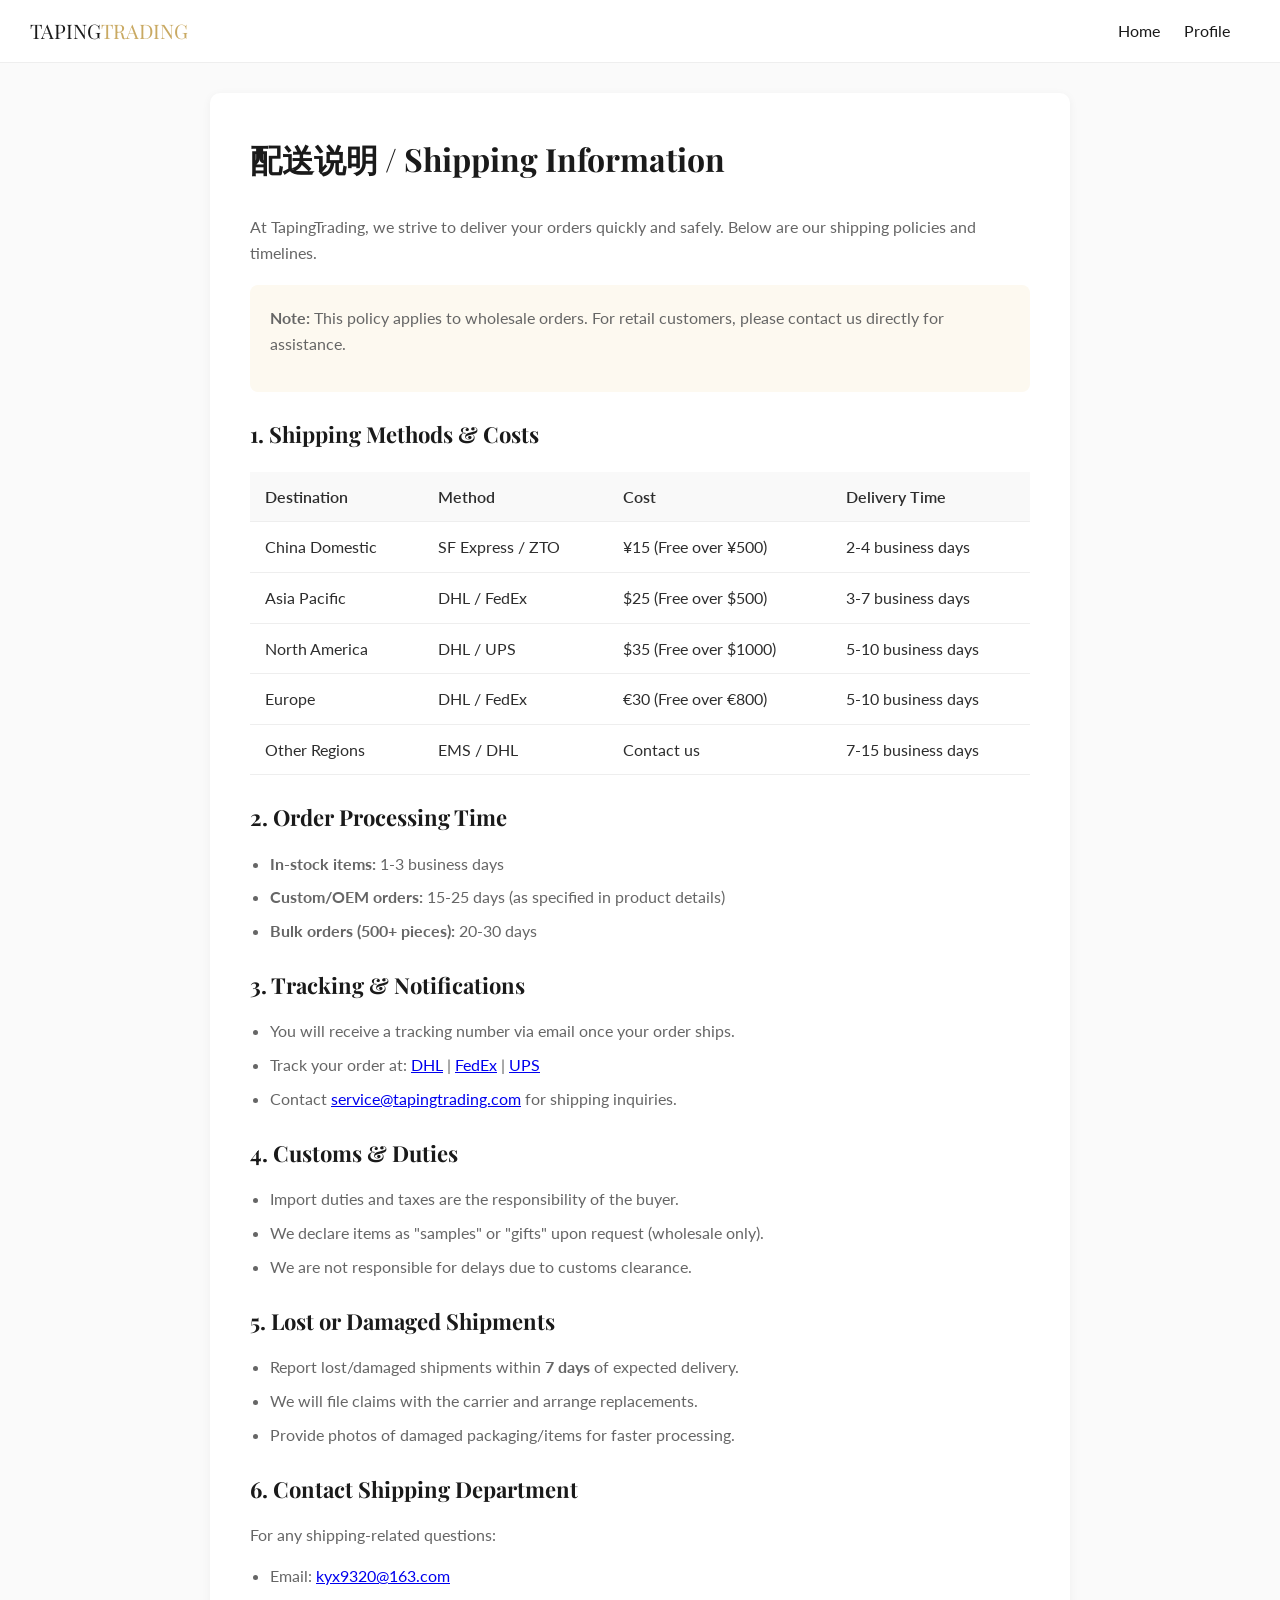
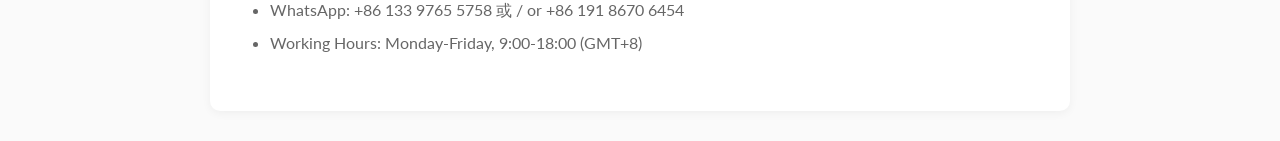
<file: shipping.html>
<!DOCTYPE html>
<html lang="en">
<head>
    <meta charset="UTF-8">
    <meta name="viewport" content="width=device-width, initial-scale=1.0">
    <title>配送说明 - TapingTrading</title>
    <link rel="preconnect" href="https://fonts.googleapis.com">
    <link rel="preconnect" href="https://fonts.gstatic.com" crossorigin>
    <link href="https://fonts.googleapis.com/css2?family=Playfair+Display:wght@400;500;600;700&family=Lato:wght@300;400;500;700&display=swap" rel="stylesheet">
    <style>
        * { margin: 0; padding: 0; box-sizing: border-box; }
        body { font-family: 'Lato', sans-serif; background: #FAFAFA; color: #2D2D2D; line-height: 1.6; }
        
        .header { background: white; padding: 15px 30px; display: flex; justify-content: space-between; align-items: center; border-bottom: 1px solid #eee; }
        .header a { color: #1A1A1A; text-decoration: none; margin-right: 20px; }
        .header a:hover { color: #C9A962; }
        .logo { font-family: 'Playfair Display', serif; font-size: 20px; }
        .logo span:last-child { color: #C9A962; }
        
        .container { max-width: 900px; margin: 30px auto; padding: 0 20px; }
        .content { background: white; padding: 40px; border-radius: 10px; box-shadow: 0 2px 10px rgba(0,0,0,0.05); }
        h1 { font-family: 'Playfair Display', serif; margin-bottom: 30px; color: #1A1A1A; }
        h2 { font-family: 'Playfair Display', serif; margin: 25px 0 15px; color: #1A1A1A; font-size: 22px; }
        p { margin-bottom: 15px; color: #666; }
        ul { margin-bottom: 15px; padding-left: 20px; color: #666; }
        li { margin-bottom: 8px; }
        .highlight { background: #FDF9F0; padding: 20px; border-radius: 8px; margin: 20px 0; }
        .table { width: 100%; border-collapse: collapse; margin: 20px 0; }
        .table th, .table td { padding: 12px 15px; text-align: left; border-bottom: 1px solid #eee; }
        .table th { background: #f9f9f9; font-weight: 600; }
        
        @media (max-width: 768px) {
            .content { padding: 25px; }
        }
    </style>
</head>
<body>
    <header class="header">
        <a href="index.html" class="logo">TAPING<span>TRADING</span></a>
        <div>
            <a href="index.html">Home</a>
            <a href="profile.html">Profile</a>
        </div>
    </header>
    
    <div class="container">
        <div class="content">
            <h1>配送说明 / Shipping Information</h1>
            
            <p>At TapingTrading, we strive to deliver your orders quickly and safely. Below are our shipping policies and timelines.</p>
            
            <div class="highlight">
                <p><strong>Note:</strong> This policy applies to wholesale orders. For retail customers, please contact us directly for assistance.</p>
            </div>
            
            <h2>1. Shipping Methods & Costs</h2>
            <table class="table">
                <tr>
                    <th>Destination</th>
                    <th>Method</th>
                    <th>Cost</th>
                    <th>Delivery Time</th>
                </tr>
                <tr>
                    <td>China Domestic</td>
                    <td>SF Express / ZTO</td>
                    <td>¥15 (Free over ¥500)</td>
                    <td>2-4 business days</td>
                </tr>
                <tr>
                    <td>Asia Pacific</td>
                    <td>DHL / FedEx</td>
                    <td>$25 (Free over $500)</td>
                    <td>3-7 business days</td>
                </tr>
                <tr>
                    <td>North America</td>
                    <td>DHL / UPS</td>
                    <td>$35 (Free over $1000)</td>
                    <td>5-10 business days</td>
                </tr>
                <tr>
                    <td>Europe</td>
                    <td>DHL / FedEx</td>
                    <td>€30 (Free over €800)</td>
                    <td>5-10 business days</td>
                </tr>
                <tr>
                    <td>Other Regions</td>
                    <td>EMS / DHL</td>
                    <td>Contact us</td>
                    <td>7-15 business days</td>
                </tr>
            </table>
            
            <h2>2. Order Processing Time</h2>
            <ul>
                <li><strong>In-stock items:</strong> 1-3 business days</li>
                <li><strong>Custom/OEM orders:</strong> 15-25 days (as specified in product details)</li>
                <li><strong>Bulk orders (500+ pieces):</strong> 20-30 days</li>
            </ul>
            
            <h2>3. Tracking & Notifications</h2>
            <ul>
                <li>You will receive a tracking number via email once your order ships.</li>
                <li>Track your order at: <a href="https://www.dhl.com" target="_blank">DHL</a> | <a href="https://www.fedex.com" target="_blank">FedEx</a> | <a href="https://www.ups.com" target="_blank">UPS</a></li>
                <li>Contact <a href="mailto:service@tapingtrading.com">service@tapingtrading.com</a> for shipping inquiries.</li>
            </ul>
            
            <h2>4. Customs & Duties</h2>
            <ul>
                <li>Import duties and taxes are the responsibility of the buyer.</li>
                <li>We declare items as "samples" or "gifts" upon request (wholesale only).</li>
                <li>We are not responsible for delays due to customs clearance.</li>
            </ul>
            
            <h2>5. Lost or Damaged Shipments</h2>
            <ul>
                <li>Report lost/damaged shipments within <strong>7 days</strong> of expected delivery.</li>
                <li>We will file claims with the carrier and arrange replacements.</li>
                <li>Provide photos of damaged packaging/items for faster processing.</li>
            </ul>
            
            <h2>6. Contact Shipping Department</h2>
            <p>For any shipping-related questions:</p>
            <ul>
                <li>Email: <a href="mailto:kyx9320@163.com">kyx9320@163.com</a></li>
                <li>WhatsApp: +86 133 9765 5758 或 / or +86 191 8670 6454</li>
                <li>Working Hours: Monday-Friday, 9:00-18:00 (GMT+8)</li>
            </ul>
        </div>
    </div>
</body>
</html>
</file>
